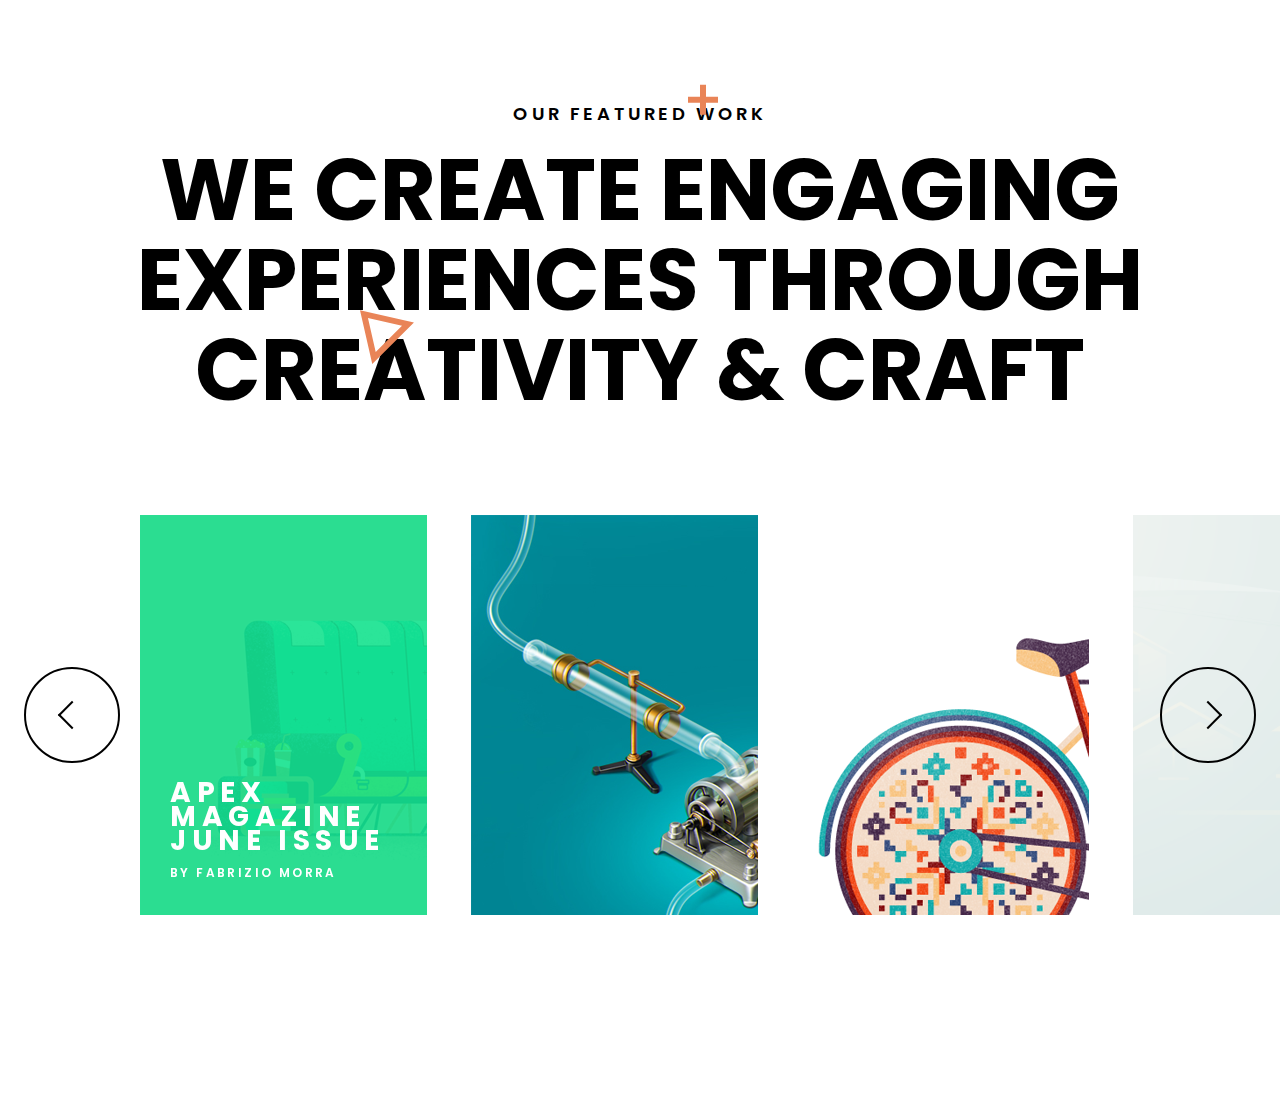
<file: 32. Slick Slider/index.html>
<!DOCTYPE html>
<html lang="en">

<head>
    <meta charset="UTF-8">
    <meta http-equiv="X-UA-Compatible" content="IE=edge">
    <meta name="viewport" content="width=device-width, initial-scale=1.0">
    <title>Swipper Home Work</title>
    <link rel="stylesheet" href="css/swiper-bundle.min.css">
    <link rel="stylesheet" href="css/style.css">
</head>

<body>
    <main>
        <h5 class="subtitle">Our Featured Work</h5>
        <h1 class="title">We create engaging experiences through creativity & craft</h1>
        <img class="triangle" src="img/triangle.svg">
        <img class="plus" src="img/plus.svg">
        <div class="swiper-container">
            <div class="swiper-wrapper">
                <div class="swiper-slide slide-1">
                    <div class="background">
                        <p class="text">Apex Magazine June Issue</p>
                        <p class="text_small">by Fabrizio Morra</p>
                    </div>
                </div>
                <div class="swiper-slide slide-2"></div>
                <div class="swiper-slide slide-3"></div>
                <div class="swiper-slide slide-4"></div>
                <div class="swiper-slide slide-5">
                    <p class="numeric">5</p>
                </div>
                <div class="swiper-slide slide-6">
                    <p class="numeric">6</p>
                </div>
                <div class="swiper-slide slide-7">
                    <p class="numeric">7</p>
                </div>
            </div>
        </div>
        <div class="button button-prev">
            <div class="arrow arrow-lerf"></div>
        </div>
        <div class="button button-next">
            <div class="arrow arrow-right"></div>
        </div>
    </main>
    <script src="js/swiper-bundle.min.js"></script>
    <script src="js/script.js"></script>
</body>

</html>
</file>
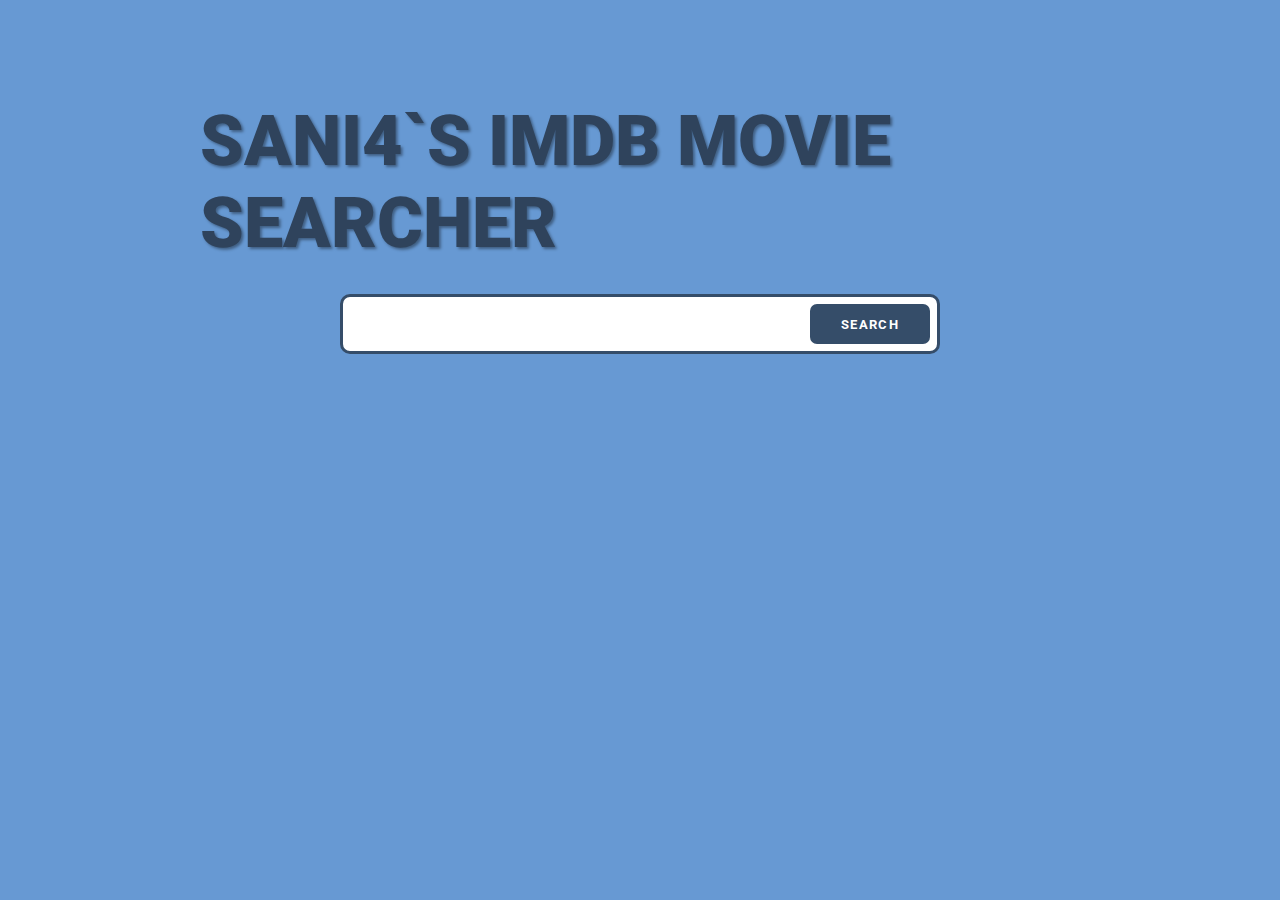
<file: 33. AJAX/index.html>
<!DOCTYPE html>
<html lang="en">

<head>
    <meta charset="UTF-8">
    <meta http-equiv="X-UA-Compatible" content="IE=edge">
    <meta name="viewport" content="width=device-width, initial-scale=1.0">
    <title>AJAX HOMEWORK</title>
    <link rel="stylesheet" href="css/style.css">
    <template id="film_template">
        <div class="content__film">
            <img class="content__film__img">
            <p class="content__film__name"></p>
            <p class="content__film__year"></p>
        </div>
    </template>
</head>

<body>
    <main class="main-wrapper">
        <h1 class="title">Sani4`s IMDB Movie Searcher</h1>
        <form action="#" class="search" name="search">
            <input class="search__input" type="text" name="query">
            <button class="button button_search search__button" type="submit">Search</button>
        </form>
        <div class="content"></div>
        <div class="buttons">
            <button class="button button_prev buttons__button hidden">Previous</button>
            <button class="button button_next buttons__button hidden">Next</button>
        </div>
    </main>
    <script src="js/script.js"></script>
</body>

</html>
</file>
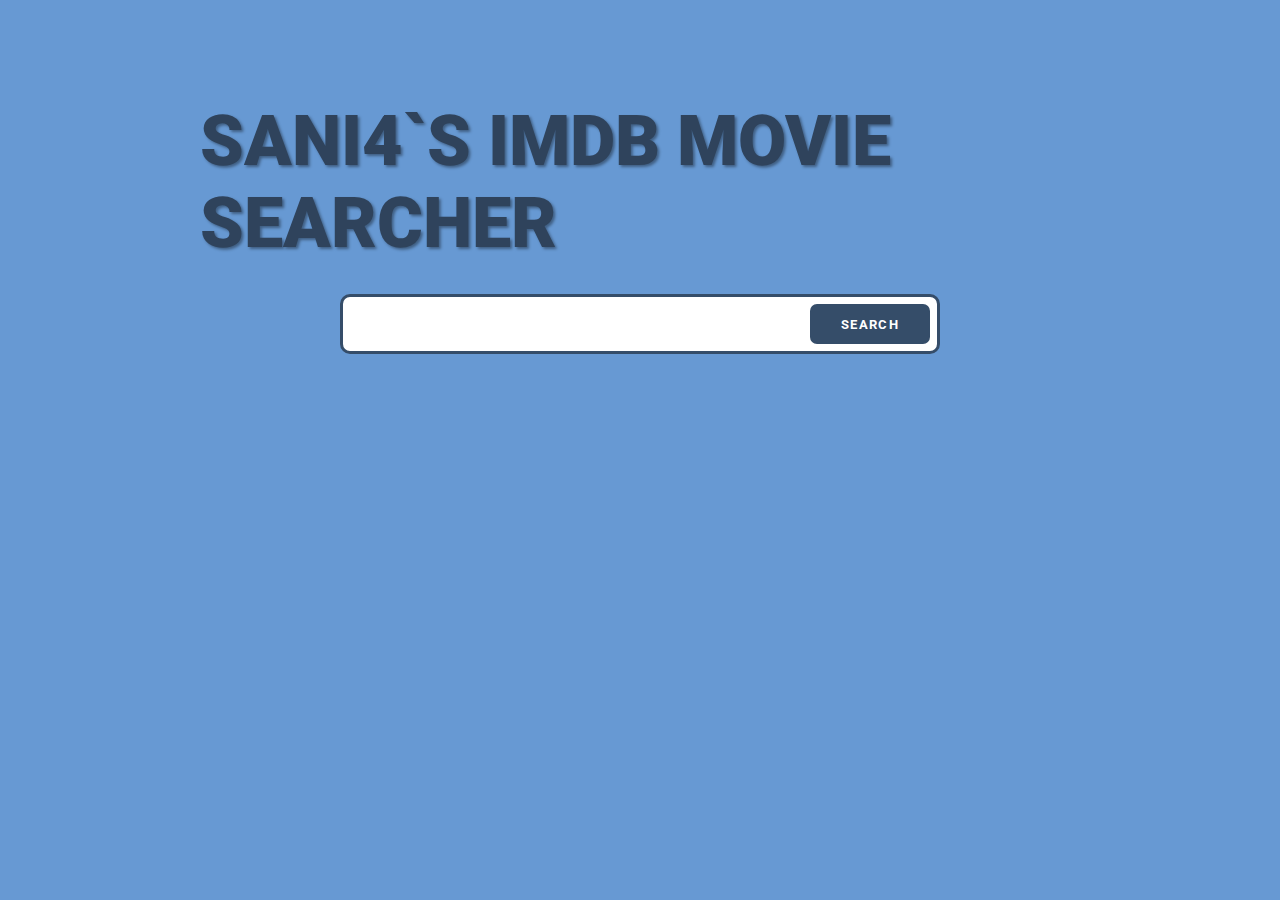
<file: 35. WebStorage/index.html>
<!DOCTYPE html>
<html lang="en">

<head>
    <meta charset="UTF-8">
    <meta http-equiv="X-UA-Compatible" content="IE=edge">
    <meta name="viewport" content="width=device-width, initial-scale=1.0">
    <title>AJAX HOMEWORK</title>
    <link rel="stylesheet" href="css/style.css">
    <template id="film_template">
        <div class="content__film">
            <img class="content__film__img">
            <p class="content__film__name"></p>
            <p class="content__film__year"></p>
            <button class="favourite-button">
                <img class="favourite-button__icon" src="svg/star_inactive.svg" alt="Add to favourite">
            </button>
            <button class="delete-button hidden">
                <img class="delete-button__icon" src="svg/trash_bin.svg" alt="Delete from favourite">
            </button>
        </div>
    </template>
</head>

<body>
    <main class="main-wrapper">
        <h1 class="title">Sani4`s IMDB Movie Searcher</h1>
        <form action="#" class="search" name="search">
            <input class="search__input" type="text" name="query">
            <button class="button button_search search__button" type="submit">Search</button>
        </form>
        <div class="content"></div>
        <div class="buttons">
            <button class="button button_prev buttons__button hidden">Previous</button>
            <button class="button button_next buttons__button hidden">Next</button>
        </div>
        <div class="fav-content"></div>
    </main>
    <script src="js/script.js"></script>
</body>

</html>
</file>
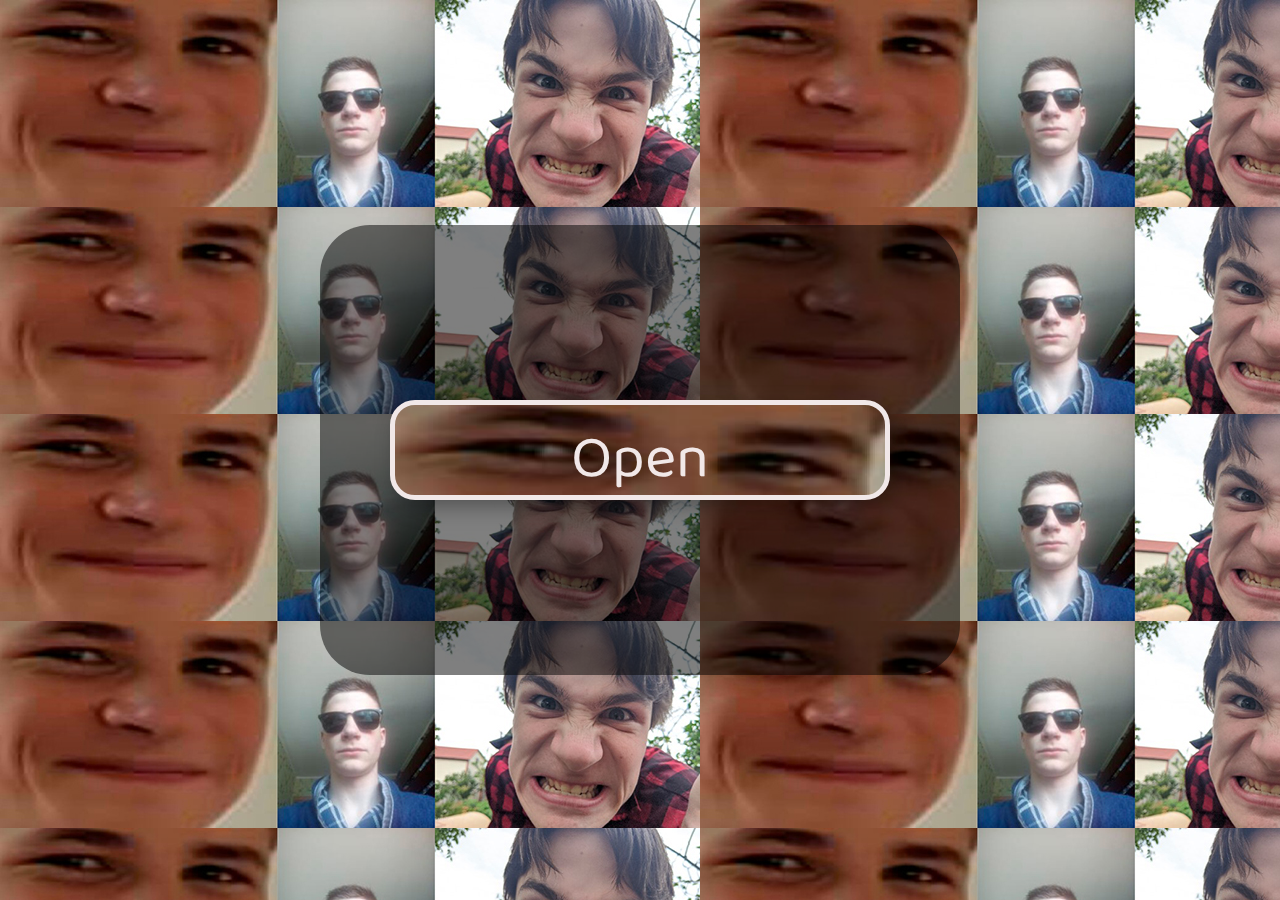
<file: 29. DOM/2/index.html>
<!DOCTYPE html>
<html lang="en">

<head>
    <meta charset="UTF-8">
    <meta http-equiv="X-UA-Compatible" content="IE=edge">
    <meta name="viewport" content="width=device-width, initial-scale=1.0">
    <title>Modal</title>
    <link rel="stylesheet" href="css/style.css">
</head>

<body>
    <main class="main-wrapper">
        <div class="main-wrapper__button-box">
            <button class="button-box__button">Open</button>
        </div>
    </main>
    <div class="modal-wrapper hidden">
        <div class="modal-box">
            <div class="modal-box__content-box">
                <div class="content-box__text-box">
                    <p class="text-box__text text-box__text_1">Вас посетил случайный Егор</p>
                    <p class="text-box__text text-box__text_2">МОДИФИКАТОР УДАЧИ УВЕЛИЧЕН НА 10!</p>
                </div>
                <img class="content-box__img" src="img/gucci.png">
            </div>
            <button class="modal-box__button">Close</button>
        </div>
    </div>
    <script src="js/script.js"></script>
</body>

</html>
</file>
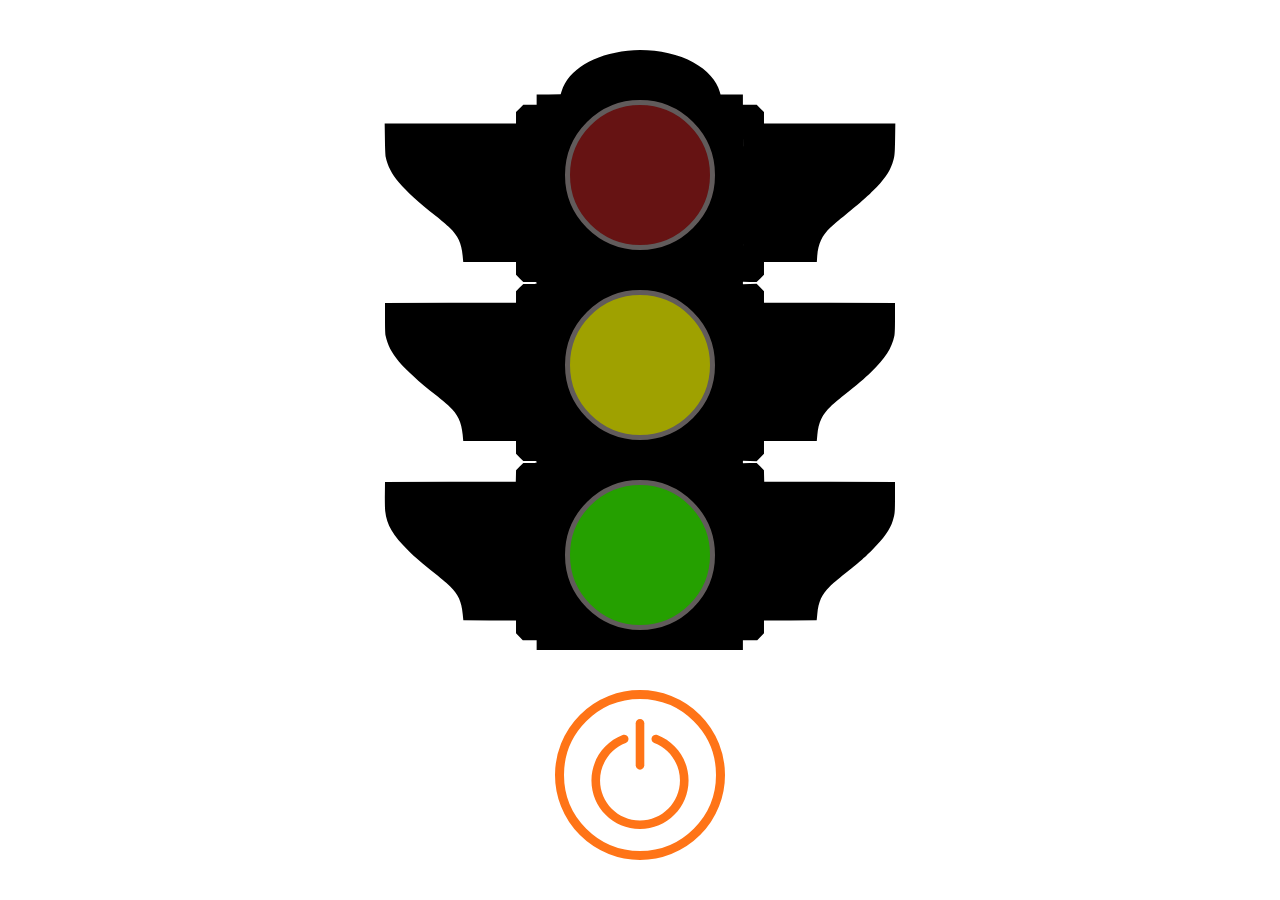
<file: 29. DOM/3/index.html>
<!DOCTYPE html>
<html lang="en">

<head>
    <meta charset="UTF-8">
    <meta http-equiv="X-UA-Compatible" content="IE=edge">
    <meta name="viewport" content="width=device-width, initial-scale=1.0">
    <title>Traffic Light</title>
    <link rel="stylesheet" href="css/style.css">
</head>

<body>
    <img class="svg" src="svg/traffic_light.svg">
    <div class="red-circle circle red-off"></div>
    <div class="yellow-circle circle yellow-off"></div>
    <div class="green-circle circle green-off"></div>
    <button class="button">
        <img class="button__svg" src="svg/power_button.svg">
    </button>
    <script src="js/script.js"></script>
</body>

</html>
</file>
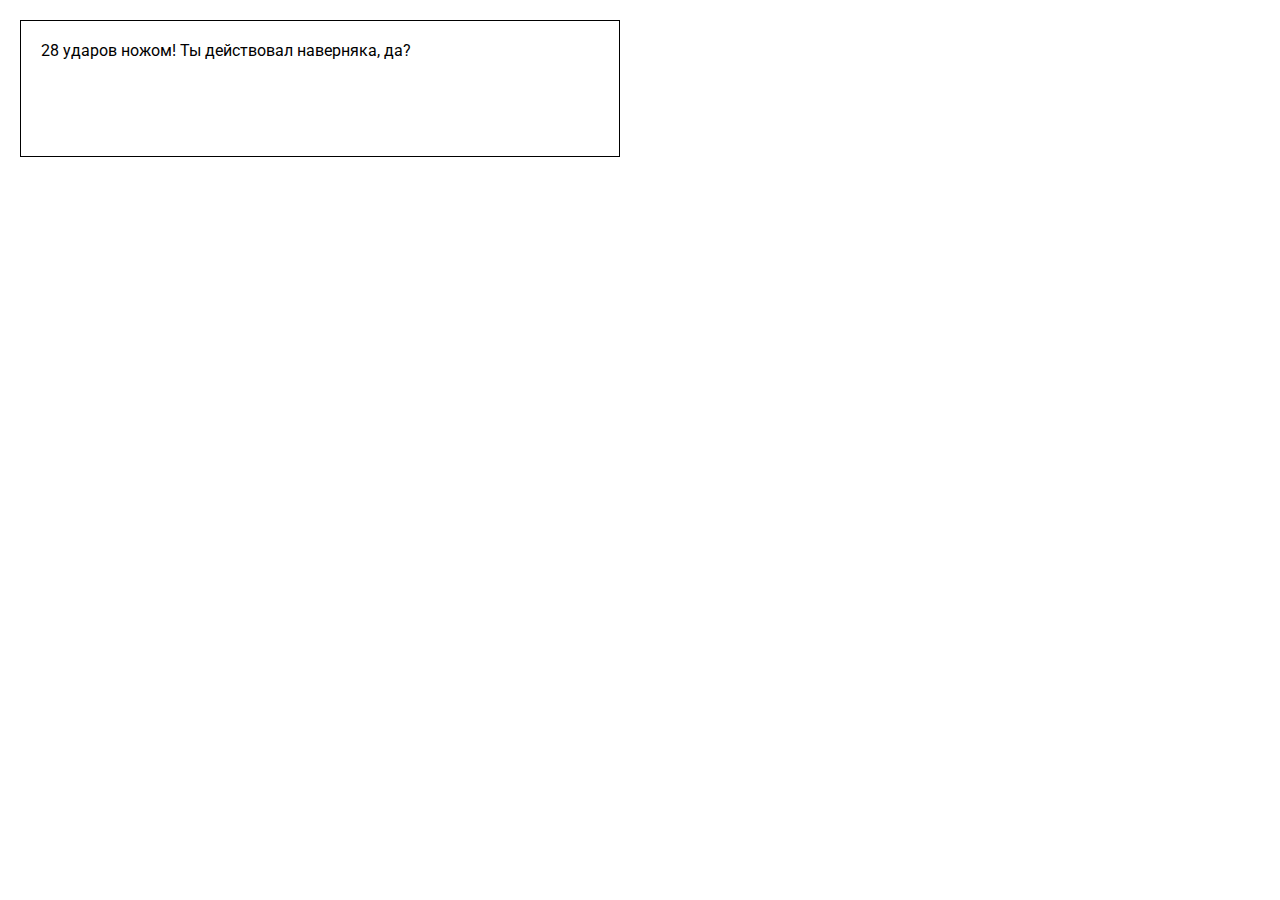
<file: 30. Events/1/index.html>
<!DOCTYPE html>
<html lang="en">

<head>
    <meta charset="UTF-8">
    <meta http-equiv="X-UA-Compatible" content="IE=edge">
    <meta name="viewport" content="width=device-width, initial-scale=1.0">
    <title>Textarea</title>
    <link rel="stylesheet" href="css/style.css">
</head>

<body>
    <div class="text">28 ударов ножом! Ты действовал наверняка, да?</div>
    <textarea class="textarea hidden"></textarea>
    <script src="js/script.js"></script>
</body>

</html>
</file>
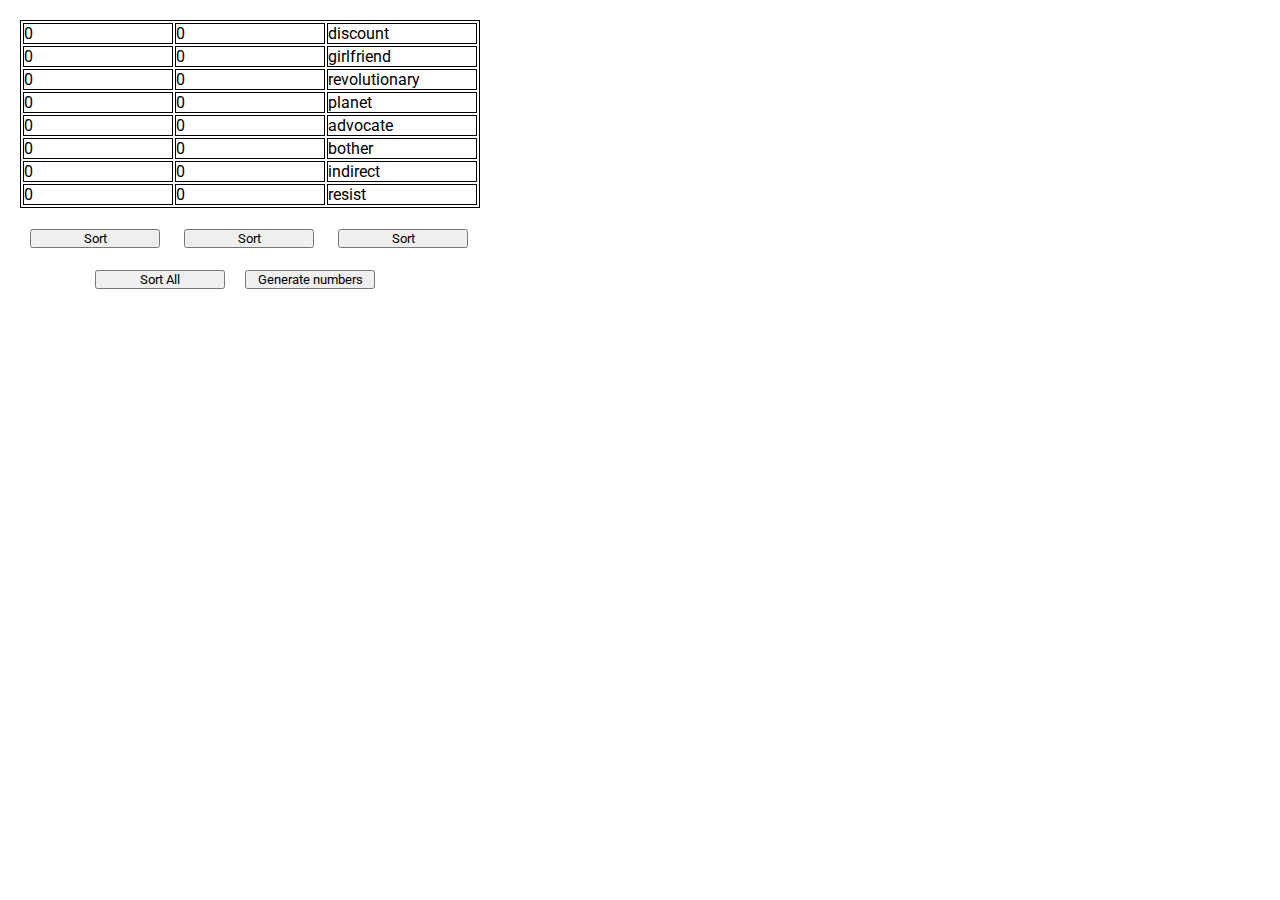
<file: 30. Events/2/index.html>
<!DOCTYPE html>
<html lang="en">

<head>
    <meta charset="UTF-8">
    <meta http-equiv="X-UA-Compatible" content="IE=edge">
    <meta name="viewport" content="width=device-width, initial-scale=1.0">
    <title>Table</title>
    <link rel="stylesheet" href="css/style.css">
</head>

<body>
    <table class="table">
        <tr class="row">
            <td class="num-cell-1">0</td>
            <td class="num-cell-2">0</td>
            <td class="word-cell">discount</td>
        </tr>
        <tr class="row">
            <td class="num-cell-1">0</td>
            <td class="num-cell-2">0</td>
            <td class="word-cell">girlfriend</td>
        </tr>
        <tr class="row">
            <td class="num-cell-1">0</td>
            <td class="num-cell-2">0</td>
            <td class="word-cell">revolutionary</td>
        </tr>
        <tr class="row">
            <td class="num-cell-1">0</td>
            <td class="num-cell-2">0</td>
            <td class="word-cell">planet</td>
        </tr>
        <tr class="row">
            <td class="num-cell-1">0</td>
            <td class="num-cell-2">0</td>
            <td class="word-cell">advocate</td>
        </tr>
        <tr class="row">
            <td class="num-cell-1">0</td>
            <td class="num-cell-2">0</td>
            <td class="word-cell">bother</td>
        </tr>
        <tr class="row">
            <td class="num-cell-1">0</td>
            <td class="num-cell-2">0</td>
            <td class="word-cell">indirect</td>
        </tr>
        <tr class="row">
            <td class="num-cell-1">0</td>
            <td class="num-cell-2">0</td>
            <td class="word-cell">resist</td>
        </tr>
    </table>
    <button class="button-sort button-sort-1">Sort</button>
    <button class="button-sort button-sort-2">Sort</button>
    <button class="button-sort button-sort-3">Sort</button>
    <button class="button-random">Generate numbers</button>
    <button class="button-sort-all">Sort All</button>
    <script src="js/script.js"></script>
</body>

</html>
</file>
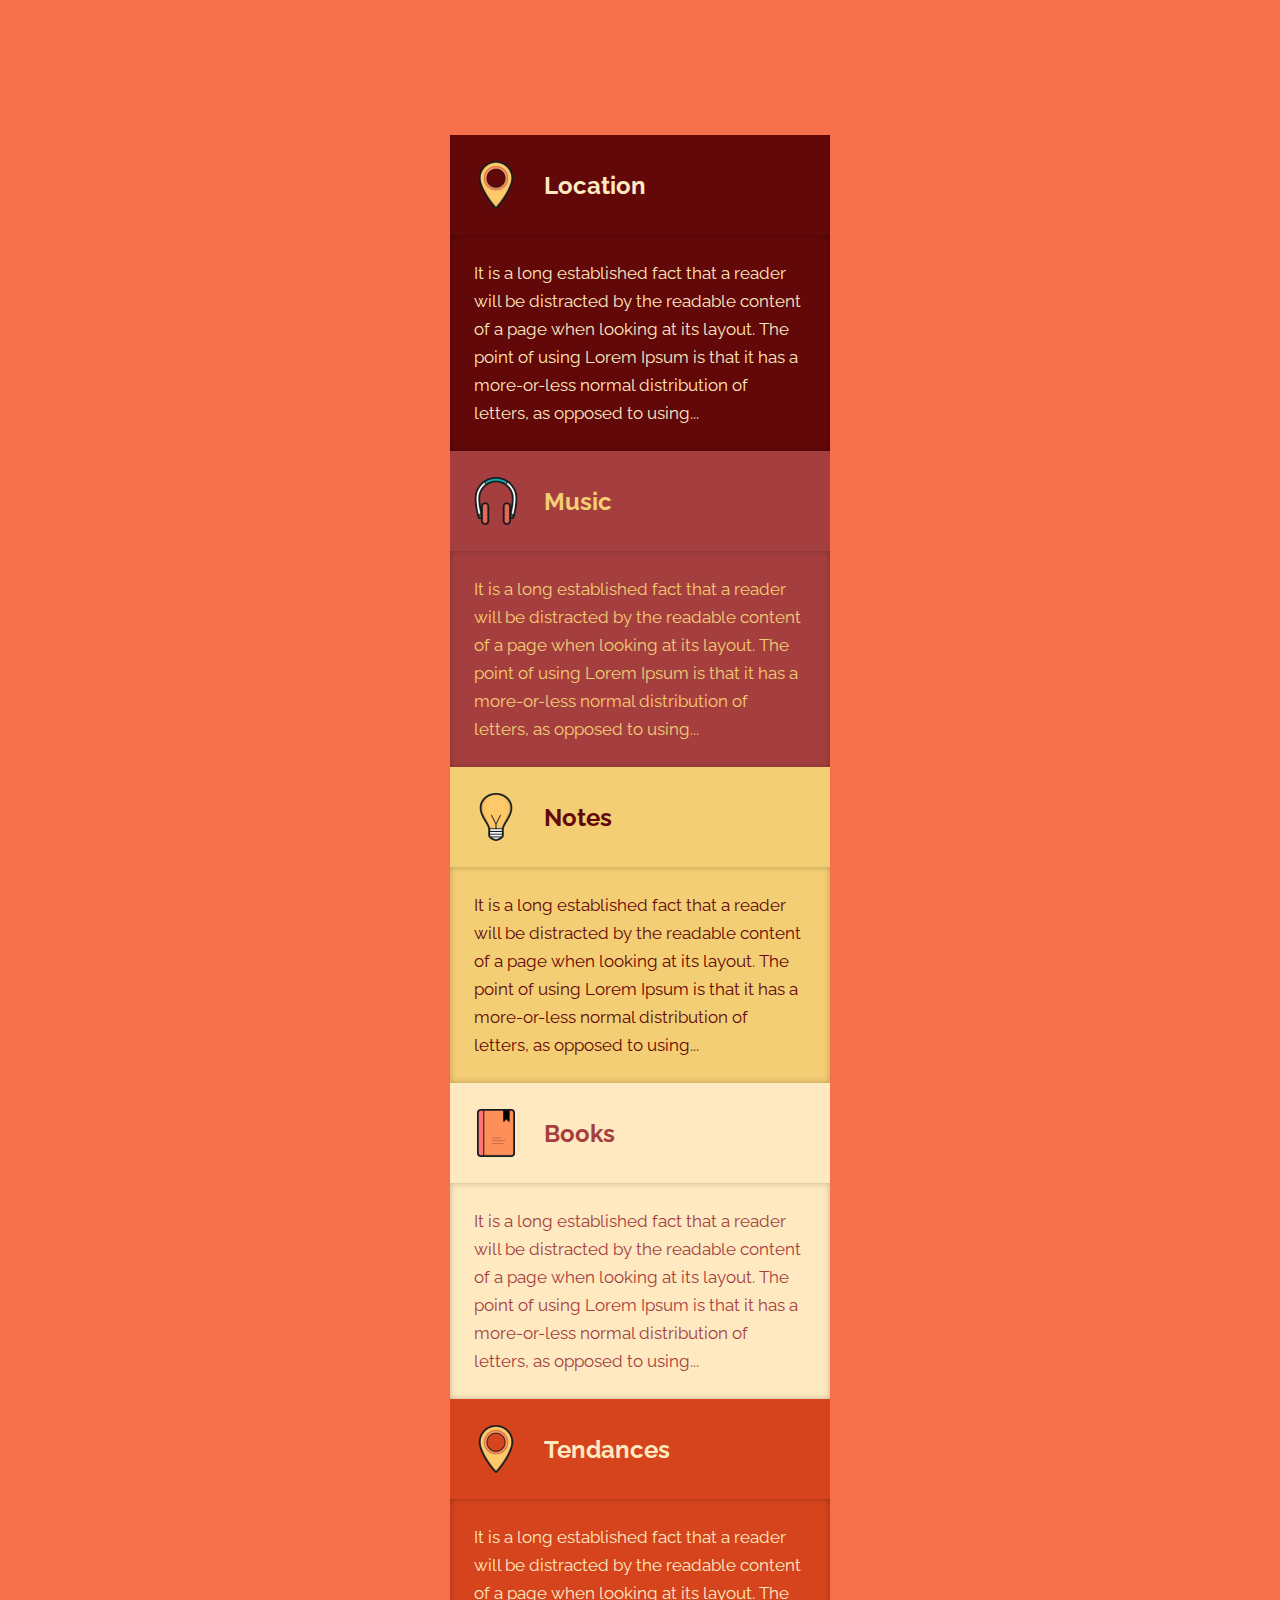
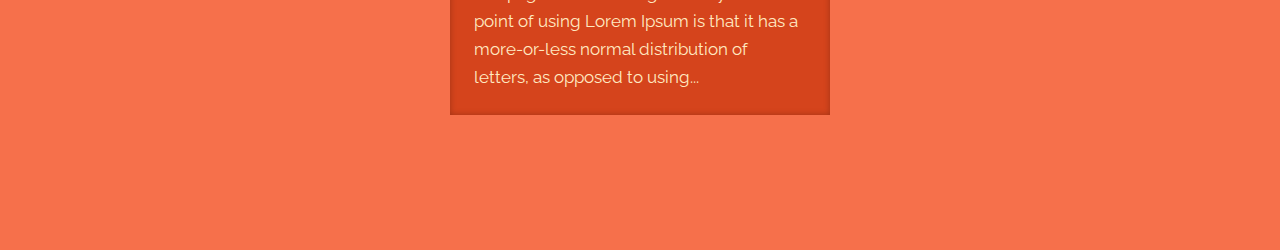
<file: 31. jQuery/class work/index.html>
<!DOCTYPE html>
<html lang="en">

<head>
    <meta charset="UTF-8">
    <meta http-equiv="X-UA-Compatible" content="IE=edge">
    <meta name="viewport" content="width=device-width, initial-scale=1.0">
    <title>Class Work</title>
    <link rel="stylesheet" href="css/style.css">
</head>

<body>
    <section class="accordion-wrapper">
        <div class="accordion-wrapper__block-wrapper block-wrapper_dark-red">
            <div class="block-wrapper__header-panel header-panel_dark-red">
                <img class="header-panel__img" src="img/marker.png">
                <h3 class="header-panel__title header-panel__title_dark-red">Location</h3>
            </div>
            <div class="block-wrapper__text-block text-block_dark-red">
                <p class="block-wrapper__text-block__text text_dark-red">
                    It is a long established fact that a reader will be distracted by the readable content of a page
                    when looking at its layout. The point of using Lorem Ipsum is that it has a more-or-less normal
                    distribution of letters, as opposed to using...
                </p>
            </div>
        </div>
        <div class="accordion-wrapper__block-wrapper block-wrapper_light-red">
            <div class="block-wrapper__header-panel header-panel_light-red">
                <img class="header-panel__img" src="img/headphones.png">
                <h3 class="header-panel__title header-panel__title_light-red">Music</h3>
            </div>
            <div class="block-wrapper__text-block text-block_light-red">
                <p class="block-wrapper__text-block__text text_light-red">
                    It is a long established fact that a reader will be distracted by the readable content of a page
                    when looking at its layout. The point of using Lorem Ipsum is that it has a more-or-less normal
                    distribution of letters, as opposed to using...
                </p>
            </div>
        </div>
        <div class="accordion-wrapper__block-wrapper block-wrapper_yellow">
            <div class="block-wrapper__header-panel header-panel_yellow">
                <img class="header-panel__img" src="img/lightbulb.png">
                <h3 class="header-panel__title header-panel__title_yellow">Notes</h3>
            </div>
            <div class="block-wrapper__text-block text-block_yellow">
                <p class="block-wrapper__text-block__text text_yellow">
                    It is a long established fact that a reader will be distracted by the readable content of a page
                    when looking at its layout. The point of using Lorem Ipsum is that it has a more-or-less normal
                    distribution of letters, as opposed to using...
                </p>
            </div>
        </div>
        <div class="accordion-wrapper__block-wrapper block-wrapper_white">
            <div class="block-wrapper__header-panel header-panel_white">
                <img class="header-panel__img" src="img/notebook.png">
                <h3 class="header-panel__title header-panel__title_white">Books</h3>
            </div>
            <div class="block-wrapper__text-block text-block_white">
                <p class="block-wrapper__text-block__text text_white">
                    It is a long established fact that a reader will be distracted by the readable content of a page
                    when looking at its layout. The point of using Lorem Ipsum is that it has a more-or-less normal
                    distribution of letters, as opposed to using...
                </p>
            </div>
        </div>
        <div class="accordion-wrapper__block-wrapper block-wrapper_orange">
            <div class="block-wrapper__header-panel header-panel_orange">
                <img class="header-panel__img" src="img/marker.png">
                <h3 class="header-panel__title header-panel__title_orange">Tendances</h3>
            </div>
            <div class="block-wrapper__text-block text-block_orange">
                <p class="block-wrapper__text-block__text text_orange">
                    It is a long established fact that a reader will be distracted by the readable content of a page
                    when looking at its layout. The point of using Lorem Ipsum is that it has a more-or-less normal
                    distribution of letters, as opposed to using...
                </p>
            </div>
        </div>
    </section>
    <script src="https://ajax.googleapis.com/ajax/libs/jquery/3.6.0/jquery.min.js"></script>
    <script src="js/script.js"></script>
</body>

</html>
</file>
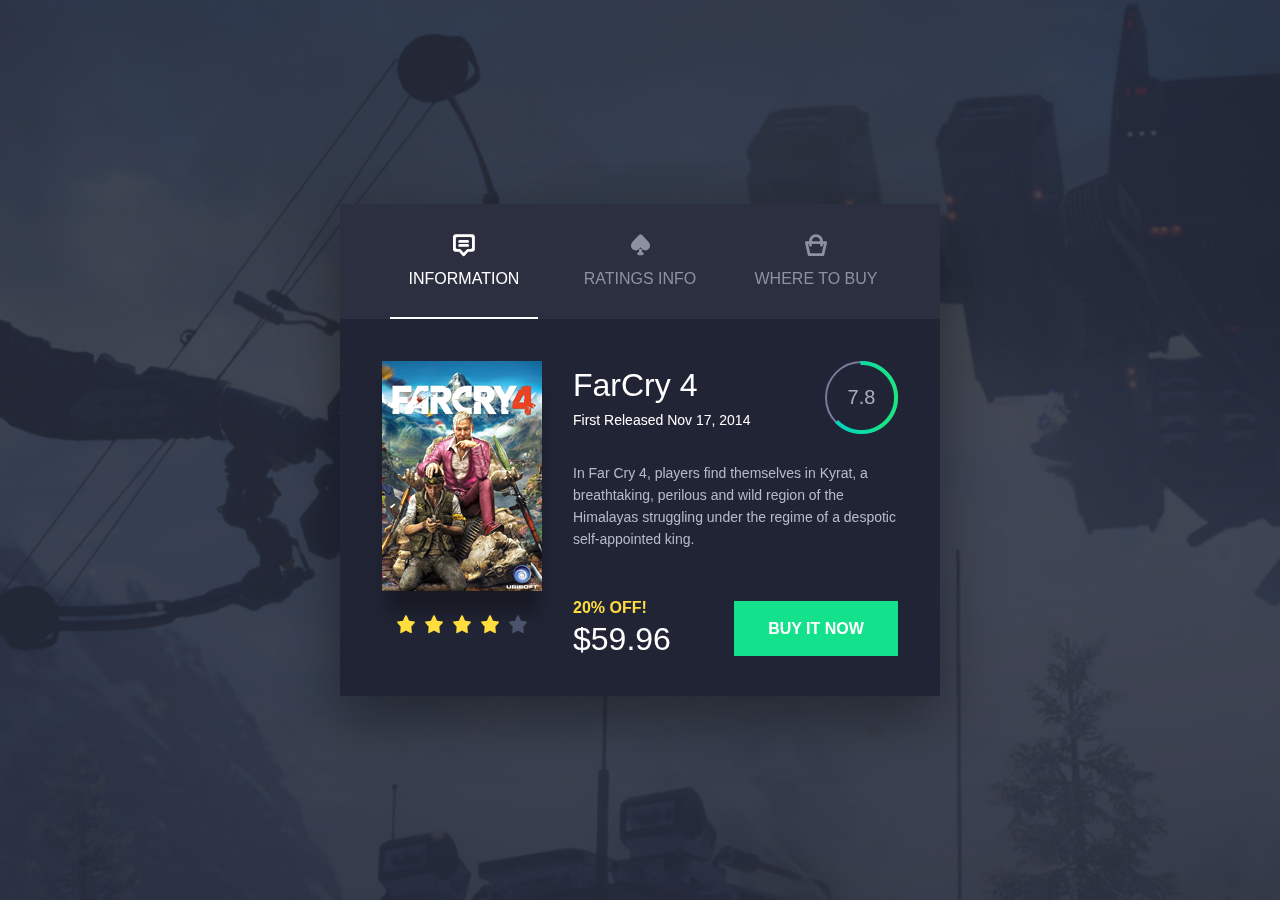
<file: 31. jQuery/home work/1/index.html>
<!DOCTYPE html>
<html lang="en">

<head>
    <meta charset="UTF-8">
    <meta http-equiv="X-UA-Compatible" content="IE=edge">
    <meta name="viewport" content="width=device-width, initial-scale=1.0">
    <title>Document</title>
    <link rel="stylesheet" href="css/style.css">
</head>

<body>
    <main class="main-wrapper">
        <div class="product-block main-wrapper__product-block">
            <div class="product-block__button-block">
                <button class="tabs-button product-block__button-block__tabs-button active" id="button-1">
                    <i class="icon-tooltip tabs-button__icon"></i>
                    <p class="tabs-button__title">Information</p>
                </button>
                <button class="tabs-button product-block__button-block__tabs-button" id="button-2">
                    <i class="icon-card tabs-button__icon"></i>
                    <p class="tabs-button__title">Ratings Info</p>
                </button>
                <button class="tabs-button product-block__button-block__tabs-button" id="button-3">
                    <i class="icon-basket tabs-button__icon"></i>
                    <p class="tabs-button__title">Where To Buy</p>
                </button>
            </div>
            <div class="product-block__content-block information-block visible">
                <div class="poster-with-stars product-block__content-block__poster-with-stars">
                    <img class="poster-with-stars__img" src="img/far_cry_poster.png" alt="Far Cry 4 Poster">
                    <div class="poster-with-stars__stars-block">
                        <i class="icon-star poster-with-stars__stars-block__icon_active"></i>
                        <i class="icon-star poster-with-stars__stars-block__icon_active"></i>
                        <i class="icon-star poster-with-stars__stars-block__icon_active"></i>
                        <i class="icon-star poster-with-stars__stars-block__icon_active"></i>
                        <i class="icon-star poster-with-stars__stars-block__icon_disabled"></i>
                    </div>
                </div>
                <div class="description-block product-block__content-block__description-block">
                    <div class="title-and-rating-block description-block__title-and-rating-block">
                        <div class="title-and-rating-block__text-block">
                            <h1 class="title title-and-rating-block__text-block__title">FarCry 4</h1>
                            <h5 class="subtitle title-and-rating-block__text-block__subtitle">
                                First Released Nov 17, 2014
                            </h5>
                        </div>
                        <div class="title-and-rating-block__rating-block">
                            <div class="title-and-rating-block__rating-block__grey-circle">
                                <p class="title-and-rating-block__rating-block__grey-circle__text">7.8</p>
                                <img class="title-and-rating-block__rating-block__colored-circle" src="img/ellipse.png">
                            </div>
                        </div>
                    </div>
                    <div class="desc-and-price-block">
                        <p class="text desc-and-price-block__text">
                            In Far Cry 4, players find themselves in Kyrat, a breathtaking, perilous and wild region of
                            the Himalayas struggling under the regime of a despotic self-appointed king.
                        </p>
                        <div class="desc-and-price-block__buy-block">
                            <div class="desc-and-price-block__buy-block__price-block">
                                <p class="desc-and-price-block__buy-block__price-block__sale">20% OFF!</p>
                                <p class="desc-and-price-block__buy-block__price-block__price">$59.96</p>
                            </div>
                            <button class="buy-button desc-and-price-block__buy-block__buy-button">Buy it now</button>
                        </div>
                    </div>
                </div>
            </div>
            <div class="product-block__content-block rating-block hidden">
                <div class="metascore-block product-block__content-block__metascore-block">
                    <div class="metascore-block__rating-square">
                        <p class="metascore-block__rating-square__text">80</p>
                    </div>
                    <div class="metascore-block__text-block">
                        <p class="metascore-block__text-block__text">Metascore</p>
                        <p class="metascore-block__text-block__text-small">
                            Generally favorable reviews based on 17 Critic Reviews
                        </p>
                    </div>
                </div>
                <div class="user-score-block product-block__content-block__user-score-block">
                    <div class="user-score-block__rating-circle">
                        <p class="user-score-block__rating-circle__text">6.9</p>
                    </div>
                    <div class="user-score-block__text-block">
                        <p class="user-score-block__text-block__text">Userscore</p>
                        <p class="user-score-block__text-block__text-small">
                            Mixed or average reviews based on 1607 Ratings
                        </p>
                    </div>
                </div>
                <p class="product-block__content-block__text">#70 Best PC Game of 2014</p>
                <p class="product-block__content-block__text">#21 Most Discussed PC Game of 2014</p>
                <p class="product-block__content-block__text">#26 Most Shared PC Game of 2014</p>
            </div>
            <div class="product-block__content-block where-to-buy-block hidden">
                <div class="steam-block product-block__content-block__steam-block">
                    <img class="steam-block__img" src="img/steam_icon_logo.png" alt="Steam">
                    <div class="steam-block__text-block">
                        <a class="steam-block__text-block__text" href="#">Far Cry 4 Standart Edition - 29.99$</a>
                        <a class="steam-block__text-block__text" href="#">Far Cry 4 Gold Edition - 59.99$</a>
                    </div>
                </div>
                <div class="humble-bundle-block product-block__content-block__humble-bundle-block">
                    <img class="humble-bundle-block__img" src="img/humble_bundle_logo.png" alt="Humble Bundle">
                    <a class="humble-bundle-block__text" href="#">Far Cry 4 Gold Edition - 59.99$</a>
                </div>
                <div class="g2a-block product-block__content-block__g2a-block">
                    <img class="g2a-block__img" src="img/g2a_icon_logo.png" alt="G2A Store">
                    <a class="g2a-block__text" href="#">Far Cry 4 Standart Edition - 43.87$</a>
                </div>
            </div>
        </div>
    </main>
    <script src="https://ajax.googleapis.com/ajax/libs/jquery/3.6.0/jquery.min.js"></script>
    <script src="js/script.js"></script>
</body>

</html>
</file>
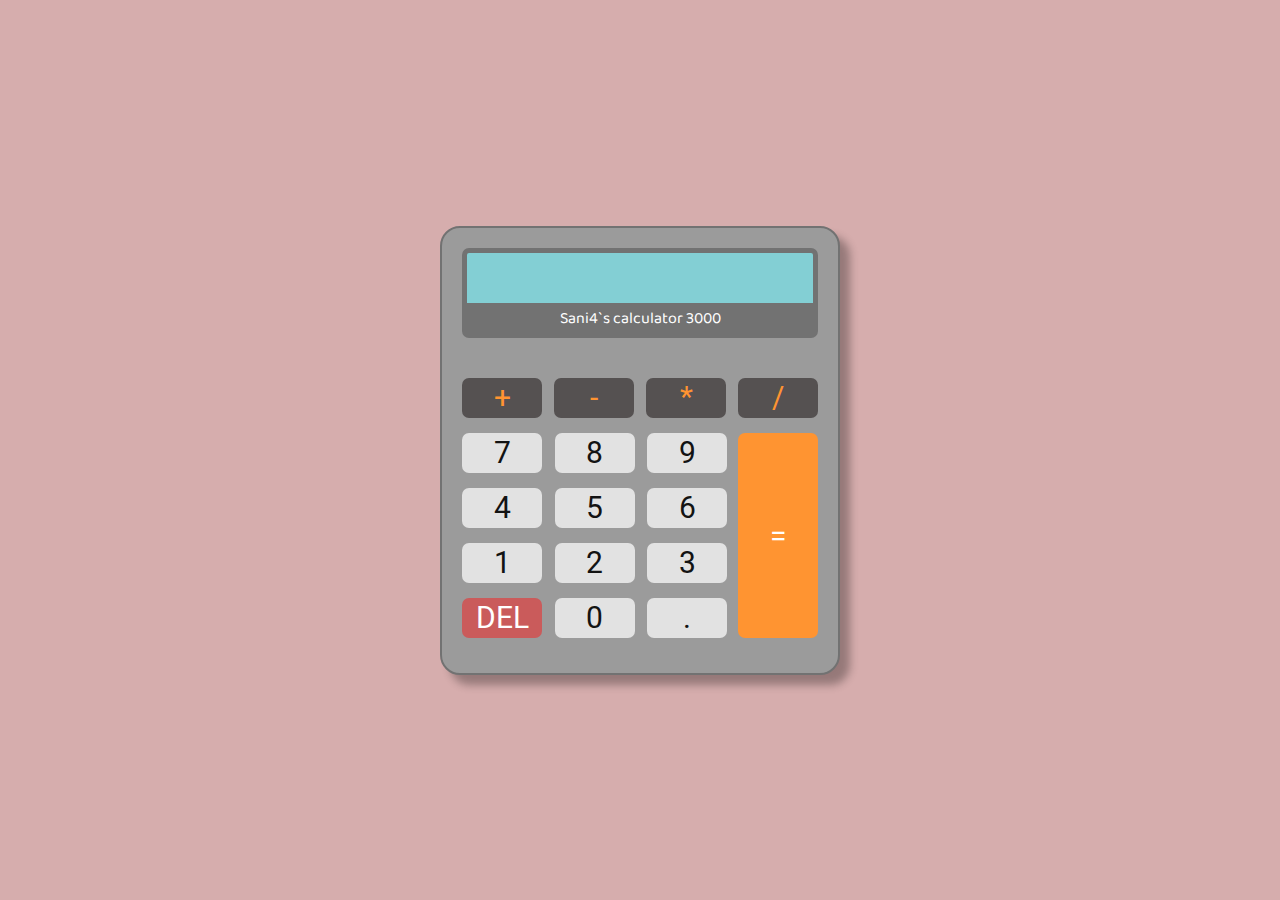
<file: 31. jQuery/home work/2/index.html>
<!DOCTYPE html>
<html lang="en">

<head>
    <meta charset="UTF-8">
    <meta http-equiv="X-UA-Compatible" content="IE=edge">
    <meta name="viewport" content="width=device-width, initial-scale=1.0">
    <title>Calculator</title>
    <link rel="stylesheet" href="css/style.css">
</head>

<body oncopy="return false">
    <div class="calculator">
        <div class="display-block">
            <p class="display-block__text"></p>
        </div>
        <div class="model-block">
            <p class="model-block__text">Sani4`s calculator 3000</p>
        </div>
        <div class="buttons-block">
            <div class="row row-1">
                <button class="button button-sign" id="plus">+</button>
                <button class="button button-sign" id="minus">-</button>
                <button class="button button-sign" id="multi">*</button>
                <button class="button button-sign" id="div">/</button>
            </div>
            <div class="row row-2">
                <button class="button" id="b-7">7</button>
                <button class="button" id="b-8">8</button>
                <button class="button" id="b-9">9</button>
            </div>
            <div class="row row-3">
                <button class="button" id="b-4">4</button>
                <button class="button" id="b-5">5</button>
                <button class="button" id="b-6">6</button>
            </div>
            <div class="row row-4">
                <button class="button" id="b-1">1</button>
                <button class="button" id="b-2">2</button>
                <button class="button" id="b-3">3</button>
            </div>
            <div class="row row-5">
                <button class="button button-del" id="del">DEL</button>
                <button class="button" id="b-0">0</button>
                <button class="button" id="dot">.</button>
            </div>
            <button class="button button_big" id="res">=</button>
        </div>
    </div>
    <script src="https://ajax.googleapis.com/ajax/libs/jquery/3.6.0/jquery.min.js"></script>
    <script src="js/script.js"></script>
</body>

</html>
</file>
<file: 32. Slick Slider/css/style.css>
@import url('https://fonts.googleapis.com/css2?family=Poppins:wght@600;700&display=swap');

*, ::before, ::after {
    margin: 0;
    padding: 0;
    box-sizing: border-box;
    font-family: 'Poppins', sans-serif;
}

main {
    width: 100%;
    height: 1095px;
    padding-top: 100px;
    display: flex;
    flex-direction: column;
    align-items: center;
    position: relative;
}

.subtitle {
    font-weight: 600;
    font-size: 18px;
    letter-spacing: 0.2em;
    text-transform: uppercase;
    color: rgb(0, 0, 0);
    margin-bottom: 18px;
}

.title {
    font-weight: bold;
    font-size: 86px;
    line-height: 90px;
    width: 1030px;
    text-transform: uppercase;
    text-align: center;
    margin-bottom: 100px;
}

.triangle {
    position: absolute;
    top: 310px;
    left: 360px;
}

.plus {
    position: absolute;
    top: 84px;
    right: 562px;
}

.swiper-container {
    width: 100%;
}

.swiper-slide {
    width: 440px;
    height: 400px;
}

.background {
    width: 100%;
    height: 100%;
    background: rgba(20, 226, 142, 0.9);
    padding: 30px;
    display: flex;
    flex-direction: column;
    justify-content: flex-end; 
}

.slide-1 {
    background: url("../img/sofa.png");
}

.text {
    font-weight: bold;
    font-size: 28px;
    line-height: 24px;
    letter-spacing: 0.2em;
    text-transform: uppercase;
    color: rgb(255, 255, 255);
    margin-bottom: 8px;
}

.text_small {
    font-weight: 600;
    font-size: 12px;
    line-height: 24px;
    letter-spacing: 0.2em;
    text-transform: uppercase;
    color: rgb(255, 255, 255);
}

.slide-2 {
    background: url("../img/lamp.png");
}

.slide-3 {
    background: url("../img/bike.png");
}

.slide-4 {
    background: url("../img/FedEx.png") center center no-repeat;
    background-size: cover;
    opacity: 0.3
}

.numeric {
    font-weight: bold;
    font-size: 100px;
    color: rgb(255, 255, 255);
}

.slide-5 {
    background: rgb(135, 255, 207);
    display: flex;
    justify-content: center;
    align-items: center;
} 

.slide-6 {
    background: rgb(253, 255, 135);
    display: flex;
    justify-content: center;
    align-items: center;
}   

.slide-7 {
    background: rgb(141, 194, 255);
    display: flex;
    justify-content: center;
    align-items: center;
}   

.button {
    position: absolute;
    bottom: 332px;
    width: 96px;
    height: 96px;
    border: 2px solid rgb(0, 0, 0);
    border-radius: 50%;
    display: flex;
    justify-content: center;
    align-items: center;
    z-index: 1000;
}

.button-prev {
    left: 24px;
}

.button-next {
    right: 24px;
}

.arrow {
    width: 20px;
    height: 20px;
    border-left: 2px solid rgb(0, 0, 0);
    border-bottom: 2px solid rgb(0, 0, 0);
    transform: rotate(45deg);
}

.arrow-right {
    transform: rotate(225deg);
}
</file>
<file: 33. AJAX/css/style.css>
@import url('https://fonts.googleapis.com/css2?family=Roboto:wght@400;700;900&display=swap');

*, ::after, ::before {
    margin: 0;
    padding: 0;
    box-sizing: border-box;
    font-family: 'Roboto', sans-serif;
}

.main-wrapper {
    width: 100%;
    min-height: 100vh;
    background: rgb(103, 153, 211);
    padding: 100px 200px;
    display: flex;
    flex-direction: column;
    align-items: center;    
}

.title {
    font-size: 70px;
    font-weight: 900;
    color: rgb(47, 67, 92);
    text-transform: uppercase;
    text-shadow: 2px 2px 3px rgba(0, 0, 0, 0.384);
    margin-bottom: 30px;
}

.search {
    position: relative;
    margin-bottom: 70px;
}

.search__input {
    width: 600px;
    height: 60px;
    border: 3px solid rgb(53, 77, 105);
    border-radius: 10px;   
    font-size: 24px;
    padding: 0 136px 0 20px;
}

.search__input:focus {
    outline: none;
    border: 4px solid rgb(47, 67, 92);
}

.button {
    width: 120px;
    height: 40px;
    text-transform: uppercase;
    font-weight: 700;
    letter-spacing: 0.1em;
    color: rgb(255, 255, 255);
    border-radius: 7px;
    transition: all 0.2s ease-in-out;
    border: 2px solid rgb(53, 77, 105);
    background: rgb(53, 77, 105);
}

.button:hover {
    background: rgb(255, 255, 255);
    color: rgb(53, 77, 105);
}

.search__button {
    position: absolute;
    top: 10px;
    right: 10px;
}

.buttons {
    margin-top: 50px;
    width: 300px;
    display: flex;
    justify-content: center;
}

.buttons__button {
    margin: 0 20px;
}

.content {
    display: flex;
    justify-content: flex-start;
    flex-wrap: wrap;
}

.content__film {
    width: 300px;
    overflow: hidden;
    display: flex;
    flex-direction: column;
    align-items: center;
    margin: 20px 0;
}

.content__film__img {
    width: 250px;
    height: 350px;
    box-shadow: 7px 7px 8px 0px rgba(0, 0, 0, 0.3);
    margin-bottom: 10px;
}

.content__film__name {
    width: 100%;
    font-size: 36px;
    text-align: center;
    font-weight: 400;
    color: rgb(255, 255, 255);
    margin-bottom: 10px;
}

.content__film__year {
    font-size: 25px;
    text-align: center;
    font-weight: 700;
    color: rgb(255, 255, 255);
}

/* -----Service Classes----- */

.hidden {
    display: none;
}
</file>
<file: 35. WebStorage/css/style.css>
@import url('https://fonts.googleapis.com/css2?family=Roboto:wght@400;700;900&display=swap');

*, ::after, ::before {
    margin: 0;
    padding: 0;
    box-sizing: border-box;
    font-family: 'Roboto', sans-serif;
}

.main-wrapper {
    width: 100%;
    min-height: 100vh;
    background: rgb(103, 153, 211);
    padding: 100px 200px;
    display: flex;
    flex-direction: column;
    align-items: center;    
}

.title {
    font-size: 70px;
    font-weight: 900;
    color: rgb(47, 67, 92);
    text-transform: uppercase;
    text-shadow: 2px 2px 3px rgba(0, 0, 0, 0.384);
    margin-bottom: 30px;
}

/* input properties */

.search {
    position: relative;
    margin-bottom: 70px;
}

.search__input {
    width: 600px;
    height: 60px;
    border: 3px solid rgb(53, 77, 105);
    border-radius: 10px;   
    font-size: 24px;
    padding: 0 136px 0 20px;
}

.search__input:focus {
    outline: none;
    border: 4px solid rgb(47, 67, 92);
}

/* search/next/prev buttons */

.button {
    width: 120px;
    height: 40px;
    text-transform: uppercase;
    font-weight: 700;
    letter-spacing: 0.1em;
    color: rgb(255, 255, 255);
    border-radius: 7px;
    transition: all 0.2s ease-in-out;
    border: 2px solid rgb(53, 77, 105);
    background: rgb(53, 77, 105);
}

.button:hover {
    background: rgb(255, 255, 255);
    color: rgb(53, 77, 105);
}

.search__button {
    position: absolute;
    top: 10px;
    right: 10px;
}

.buttons {
    margin-top: 50px;
    width: 300px;
    display: flex;
    justify-content: center;
}

.buttons__button {
    margin: 0 20px;
}

/* content boxes */

.content {
    display: flex;
    justify-content: flex-start;
    flex-wrap: wrap;
}

.fav-content {
    display: flex;
    justify-content: flex-start;
    flex-wrap: wrap;
}

/* film properties */

.content__film {
    width: 300px;
    overflow: hidden;
    display: flex;
    flex-direction: column;
    align-items: center;
    margin: 20px 0;
    position: relative;
}

.content__film:hover .delete-button {
    opacity: 1;
}

.content__film:hover .favourite-button {
    opacity: 1;
}

.content__film__img {
    width: 250px;
    height: 350px;
    box-shadow: 7px 7px 8px 0px rgba(0, 0, 0, 0.3);
    margin-bottom: 10px;
}

.content__film__name {
    width: 100%;
    font-size: 36px;
    text-align: center;
    font-weight: 400;
    color: rgb(255, 255, 255);
    margin-bottom: 10px;
}

.content__film__year {
    font-size: 25px;
    text-align: center;
    font-weight: 700;
    color: rgb(255, 255, 255);
}

/* delete button */

.delete-button {
    opacity: 0;
    position: absolute;
    top: 300px;
    right: 45px;
    width: 30px;
    height: 30px;
    background: transparent;
    border: 0;
    cursor: pointer;
    transition: all 0.2s ease-in-out;
}

.delete-button:hover {
    transform: scale(1.2);
}

/* fav button */

.favourite-button {
    opacity: 0;
    position: absolute;
    top: 10px;
    right: 35px;
    background: transparent;
    border: 0;
    width: 40px;
    height: 40px;
    cursor: pointer;
    transition: all 0.2s ease-in-out;
}

.favourite-button:hover {
    transform: scale(1.2);
}

/* -----Service Classes----- */

.hidden {
    display: none;
}
</file>
<file: 29. DOM/2/css/style.css>
@import url('https://fonts.googleapis.com/css2?family=Baloo+Tammudu+2:wght@400;700&display=swap');

*, ::before, ::after {
    margin: 0;
    padding: 0;
    box-sizing: border-box;
    transition: all 0.1s ease-in;
}

.hidden {
    opacity: 0;
    pointer-events: none;
}

.visible {
    display: block;
}

.main-wrapper {
    width: 100%;
    height: 100vh;
    background: url(../img/background_1.jpg);
    display: flex;
    justify-content: center;
    align-items: center;
}

.main-wrapper__button-box {
    width: 50%;
    height: 50%;
    border-radius: 50px;
    background: rgba(0, 0, 0, 0.5);
    display: flex;
    justify-content: center;
    align-items: center;
}

.button-box__button {
    width: 500px;
    height: 100px;
    border: 5px solid rgb(241, 232, 232);
    border-radius: 25px;
    background: url(../img/button.png) no-repeat;
    background-size: cover;
    font-family: 'Baloo Tammudu 2', cursive;
    font-size: 60px;
    color: rgb(241, 232, 232);
    cursor: pointer;
    box-shadow: 7px 8px 25px -4px rgba(0, 0, 0, 0.42);
}

.button-box__button:hover {
    opacity: 0.8;
}

.button-box__button:active {
    opacity: 0.6;
}

.modal-wrapper {
    width: 100%;
    height: 100vh;
    position: absolute;
    top: 0;
    bottom: 0;
    background: rgba(0, 0, 0, 0.5);
    transition: all 0.3s ease-in-out;
}

.modal-box {
    width: 50%;
    height: 50%;
    position: absolute;
    top: 50%;
    left: 50%;
    transform: translate(-50%, -50%);
    border-radius: 50px;
    border: 4px solid rgb(0, 0, 0);
    background: rgb(104, 87, 87);
    display: flex;
    flex-direction: column;
    justify-content: center;
    align-items: center;
    padding: 0 100px;
}

.modal-box__content-box {
    display: flex;
    align-items: center;
    justify-content: space-between;
}

.content-box__img {
    width: 300px;
}

.text-box__text {
    font-family: 'Baloo Tammudu 2', cursive;
    font-size: 30px;
    color: rgb(226, 86, 168);
}

.text-box__text_1 {
    margin-bottom: 20px;
}

.modal-box__button {
    width: 200px;
    height: 50px;
    border: 3px solid rgb(173, 136, 136);
    border-radius: 25px;
    background: rgb(245, 210, 210);
    font-family: 'Baloo Tammudu 2', cursive;
    font-size: 30px;
    font-weight: bold;
    color: rgb(56, 51, 51);
    cursor: pointer;
    box-shadow: 7px 8px 25px -4px rgba(0, 0, 0, 0.42);
}

.modal-box__button:hover {
    background: rgb(224, 176, 176);
}

.modal-box__button:active {
    background: rgb(207, 166, 166);
}
</file>
<file: 29. DOM/3/css/style.css>
*, ::before, ::after {
    margin: 0;
    padding: 0;
    box-sizing: border-box;
    transition: all 0.1s ease-in;
}

body {
    width: 100%;
    height: 100vh;
    display: flex;
    align-items: center;
    flex-direction: column;
    position: relative;
}

.svg {
    margin-top: 50px;
    width: 600px;
    height: 600px;
}

.button {
    width: 170px;
    height: 170px;
    border-radius: 50%;
    border: 9px solid #ff7417;
    background: rgb(255, 255, 255);
    margin-top: 40px;
}

.button:hover {
    background: rgb(219, 219, 219);
}

.button:active {
    background: rgb(179, 179, 179);
}

.button__svg {
    width: 110px;
    height: 110px;
}

.circle {
    width: 150px;
    height: 150px;
    border: 5px solid rgb(97, 91, 91);
    border-radius: 50%;
}

.red-circle {
    position: absolute;
    top: 100px;
}

.yellow-circle {
    position: absolute;
    top: 290px;
}

.green-circle {
    position: absolute;
    top: 480px;
}

.red-off {
    background: rgb(102, 19, 19);
}

.yellow-off {
    background: rgb(159, 161, 0);
}

.green-off {
    background: rgb(37, 160, 0);
}

.red-on {
    background: rgb(255, 0, 0);
}

.yellow-on {
    background: rgb(251, 255, 1);
}

.green-on {
    background: rgb(60, 255, 0);
}
</file>
<file: 30. Events/1/css/style.css>
@import url('https://fonts.googleapis.com/css2?family=Roboto&display=swap');

*, ::before, ::after {
    margin: 0;
    padding: 0;
    box-sizing: border-box;
    transition: all 0.1s ease-in;
    font-family: 'Roboto', sans-serif;
}

.text {
    display: inline-block;
    border: 1px solid black;
    width: 600px;
    height: 137px;
    padding: 20px;
    margin: 20px;
    font-size: 16px;
}

.textarea {
    width: 600px;
    height: 137px;
    padding: 20px;
    position: absolute;
    top: 20px;
    left: 20px;
    font-size: 16px;
}

.hidden {
    display: none;
}
</file>
<file: 30. Events/2/css/style.css>
@import url('https://fonts.googleapis.com/css2?family=Roboto&display=swap');

*, ::before, ::after {
    margin: 0;
    padding: 0;
    box-sizing: border-box;
    transition: all 0.1s ease-in;
    font-family: 'Roboto', sans-serif;
}

.table {
    margin: 20px;
    border: 1px solid black;
}

td {
    width: 150px;
    height: 20px;
    border: 1px solid black;
}

.button-random {
    width: 130px;
    position: absolute;
    left: 245px;
    top: 270px;
}

.button-sort {
    width: 130px;
    margin: 0 10px;
}

.button-sort-1 {
    margin-left: 30px;
}

.button-sort-all {
    width: 130px;
    position: absolute;
    left: 95px;
    top: 270px;
}
</file>
<file: 31. jQuery/class work/css/style.css>
@import url('https://fonts.googleapis.com/css2?family=Raleway:wght@400;700&display=swap');

*, ::before, ::after {
    margin: 0;
    padding: 0;
    box-sizing: border-box;
    transition: all 0.1s ease-in;
    font-family: 'Raleway', sans-serif;
}

.accordion-wrapper {
    width: 100%;
    min-height: 100vh;
    background: rgb(246, 112, 75);
    display: flex;
    flex-direction: column;
    align-items: center;
    justify-content: center;
    padding: 135px 0;
}

.block-wrapper__header-panel {
    width: 380px;
    height: 100px;
    display: flex;
    align-items: center;
    padding-left: 22px; 
    cursor: pointer;
}

.header-panel_dark-red {
    background: rgb(98, 8, 8);  
}

.header-panel_light-red {
    background: rgb(165, 63, 63);
}

.header-panel_yellow {
    background: rgb(244, 206, 116);
}

.header-panel_white {
    background: rgb(255, 233, 193);
}

.header-panel_orange {
    background: rgb(213, 68, 28);
}

.header-panel__title {
    font-weight: 700;
    font-size: 24px;
    margin-left: 24px;    
}

.header-panel__title_dark-red {
    color: rgb(255, 233, 193);
}

.header-panel__title_light-red {
    color: rgb(244, 206, 116);
}

.header-panel__title_yellow {
    color: rgb(98, 8, 8);    
}

.header-panel__title_white {
    color: rgb(165, 63, 63);
}

.header-panel__title_orange {
    color: rgb(255, 233, 193);
}

.block-wrapper__text-block {
    width: 380px;
    height: 216px;
    padding: 24px;
    box-shadow: inset 0px 0px 6px rgba(0, 0, 0, 0.25);
}

.text-block_dark-red {
    background: rgb(98, 8, 8);      
}

.text-block_light-red {
    background: rgb(165, 63, 63);
}

.text-block_yellow {
    background: rgb(244, 206, 116);
}

.text-block_white {
    background: rgb(255, 233, 193);
}

.text-block_orange {
    background: rgb(213, 68, 28);
}

.block-wrapper__text-block__text {
    line-height: 28px;
    font-weight: 400;
    font-size: 17px;    
}

.text_dark-red {
    color: rgb(255, 233, 193);    
}

.text_light-red {
    color: rgb(244, 206, 116);
}

.text_yellow {
    color: rgb(98, 8, 8);
}

.text_white {
    color: rgb(165, 63, 63);
}

.text_orange {
    color: rgb(255, 233, 193);
}
</file>
<file: 31. jQuery/home work/1/css/style.css>
@font-face {
    font-family: 'icon-font';
    src:url('../fonts/icon-font.eot?9bv2mj');
    src:url('../fonts/icon-font.eot?9bv2mj#iefix') format('embedded-opentype'),
        url('../fonts/icon-font.ttf?9bv2mj') format('truetype'),
        url('../fonts/icon-font.woff?9bv2mj') format('woff'),
        url('../fonts/icon-font.svg?9bv2mj#icon-font') format('svg');
    font-weight: normal;
    font-style: normal;
    font-display: block;
}
  
i {
    /* use !important to prevent issues with browser extensions that change fonts */
    font-family: 'icon-font' !important;
    speak: never;
    font-style: normal;
    font-weight: normal;
    font-variant: normal;
    text-transform: none;
    line-height: 1;
  
    /* Better Font Rendering =========== */
    -webkit-font-smoothing: antialiased;
    -moz-osx-font-smoothing: grayscale;
}

.icon-basket:before {
    content: "\e900";
}
.icon-card:before {
    content: "\e901";
}
.icon-star:before {
    content: "\e902";
}
.icon-tooltip:before {
    content: "\e903";
}

@import url('https://fonts.googleapis.com/css2?family=Lato:wght@400;700&display=swap');

/* document properties */

*, ::before, ::after {
    margin: 0;
    padding: 0;
    box-sizing: border-box;
}

.main-wrapper {
    width: 100%;
    height: 100vh;
    background: url(../img/background.png) center center no-repeat;
    background-size: cover;
    display: flex;
    justify-content: center;
    align-items: center;
}

/* button block properties */

.product-block {
    width: 600px;
    filter: drop-shadow(0px 23px 29px rgba(0, 0, 0, 0.4));
    position: relative;
}

.product-block__button-block {
    width: 100%;
    height: 115px;
    background: rgb(43, 47, 63);
    display: flex;
    align-items: center;
    justify-content: center;
}

.tabs-button {
    height: 100%;
    width: 148px;
    background: rgb(43, 47, 63);
    border: none;
    border-bottom: 2px solid transparent;
    margin: 0 14px;
    cursor: pointer;
    color: rgba(183, 186, 205, 0.7);
    transition: all 0.1s ease-in-out;
}

.tabs-button:hover{
    color: rgb(255, 255, 255);
}
 
.tabs-button__icon {
    font-size: 22px;
}

.tabs-button__title {
    font-size: 16px;
    font-family: 'Lato', sans-serif;
    text-transform: uppercase;
    margin-top: 12px;
}

/* info tab properties */

.product-block__content-block {
    height: 377px;
    padding: 42px;
    display: flex;
    background:rgb(33, 36, 52);    
}

.poster-with-stars {
    display: flex;
    flex-direction: column;
    margin-right: 31px;
}

.poster-with-stars__img {
    box-shadow: 1px 26px 17px -5px rgba(0, 0, 0, 0.32);
    margin-bottom: 24px;
}

.poster-with-stars__stars-block {
    width: 100%;
    display: flex;
    justify-content: center;
}

.poster-with-stars__stars-block__icon_active {
    font-size: 18px;
    color: rgb(255, 221, 63);
    cursor: pointer;
    margin: 0 5px;
    transition: all 0.1s ease-in-out;
}

.poster-with-stars__stars-block__icon_active:hover {
    color: rgb(202, 174, 50);
}

.poster-with-stars__stars-block__icon_disabled {
    font-size: 18px;
    color: rgb(75, 82, 107);
    cursor: pointer;
    margin: 0 5px;
    transition: all 0.1s ease-in-out;
}

.poster-with-stars__stars-block__icon_disabled:hover {
    color: rgb(255, 221, 63);
}

.description-block {
    display: flex;
    flex-direction: column;
}

.title-and-rating-block {
    display: flex;
    align-items: center;
    justify-content: space-between;
} 

.title {
    font-family: 'Lato', sans-serif;
    font-weight: 400;
    color: rgb(255, 255, 255);
    margin-bottom: 8px;
    font-size: 32px;
}

.subtitle {
    font-family: 'Lato', sans-serif;
    font-weight: 400;
    color: rgb(255, 255, 255);
    font-size: 14px;
}

.description-block__title-and-rating-block {
    margin-bottom: 28px;
}

.title-and-rating-block__rating-block__grey-circle {
    width: 73px;
    height: 73px;
    border-radius: 50%;
    border: 2px solid rgb(120, 124, 155);
    position: relative;
    display: flex;
    justify-content: center;
    align-items: center;
}

.title-and-rating-block__rating-block__grey-circle__text {
    font-family: 'Lato', sans-serif;
    color: rgb(170, 173, 187);
    font-size: 20px;
}

.title-and-rating-block__rating-block__colored-circle {
    width: 63px;
    height: 73px;
    position: absolute;
    top: -2px;
    right: -2px;
}

.text {
    font-family: 'Lato', sans-serif;
    line-height: 22px;
    font-size: 14px;
    color: rgb(183, 186, 205);
}

.desc-and-price-block__buy-block {
    display: flex;
    align-items: center;
    justify-content: space-between;
    margin-top: 49px;
}

.desc-and-price-block__buy-block__price-block__sale {
    font-family: 'Lato', sans-serif;
    font-weight: 700;
    color: rgb(254, 220, 63);
    margin-bottom: 4px;
}

.desc-and-price-block__buy-block__price-block__price {
    font-family: 'Lato', sans-serif;
    font-size: 32px;
    color: rgb(255, 255, 255);     
}

.buy-button {
    width: 164px;
    height: 55px;
    background: rgb(19, 225, 140);
    cursor: pointer;
    border: none;
    text-transform: uppercase;
    font-family: 'Lato', sans-serif;
    font-weight: bold;
    color: rgba(255, 255, 255);
    font-size: 16px;
    transition: all 0.1s ease-in-out;
}

.buy-button:hover {
    background: rgb(14, 189, 116);
}

.buy-button:active {
    background: rgb(11, 160, 98);
}

/* rating tab properties */

.rating-block {
    flex-direction: column;
    position: absolute;
    width: 600px;
    top: 115px;
}

.metascore-block {
    display: flex;
    margin-bottom: 30px;
}

.metascore-block__rating-square {
    width: 80px;
    height: 80px;
    display: flex;
    justify-content: center;
    align-items: center;
    background: rgb(102, 204, 51);
    border-radius: 8px;
    margin-right: 30px;
}

.metascore-block__rating-square__text {
    font-family: 'Lato', sans-serif;
    font-weight: 700;
    color: rgba(255, 255, 255);
    font-size: 32px;
}

.metascore-block__text-block__text {
    font-family: 'Lato', sans-serif;
    font-weight: 700;
    color: rgba(255, 255, 255);
    font-size: 26px;
    margin-bottom: 5px;
}

.metascore-block__text-block__text-small {
    width: 250px;
    font-family: 'Lato', sans-serif;
    font-weight: 400;
    color: rgba(255, 255, 255);
    font-size: 16px;
    line-height: 24px;
}

.user-score-block {
    display: flex;
    align-items: center;
    margin-bottom: 20px;
}

.user-score-block__rating-circle {
    width: 70px;
    height: 70px;
    border-radius: 50%;
    background: rgb(255, 204, 51);
    display: flex;
    justify-content: center;
    align-items: center;
    margin-right: 40px;
}

.user-score-block__rating-circle__text {
    font-family: 'Lato', sans-serif;
    font-weight: 700;
    color: rgba(255, 255, 255);
    font-size: 26px;
}

.user-score-block__text-block__text {
    font-family: 'Lato', sans-serif;
    font-weight: 700;
    color: rgba(255, 255, 255);
    font-size: 26px;
    margin-bottom: 5px;
}

.user-score-block__text-block__text-small {
    width: 250px;
    font-family: 'Lato', sans-serif;
    font-weight: 400;
    color: rgba(255, 255, 255);
    font-size: 16px;
    line-height: 24px;
}

.product-block__content-block__text {
    font-family: 'Lato', sans-serif;
    font-weight: 400;
    color: rgba(255, 255, 255);
    font-size: 16px;
    line-height: 24px;
    margin: 3px 0 3px 110px;
}

/* where to buy properties */

.where-to-buy-block {
    flex-direction: column;
    position: absolute;
    width: 600px;
    top: 115px;
}

.steam-block {
    display: flex;
    align-items: center;
    margin-bottom: 60px;
}

.steam-block__img {
    width: 80px;
    margin-right: 90px;
}

.steam-block__text-block {
    display: flex;
    flex-direction: column;
}

.steam-block__text-block__text {
    font-family: 'Lato', sans-serif;
    font-weight: 400;
    color: rgba(255, 255, 255);
    font-size: 20px;
    margin: 5px 0;
    text-decoration: none;
}

.steam-block__text-block__text:hover {
    text-decoration: underline;
}

.humble-bundle-block {
    display: flex;
    align-items: center;
    margin-bottom: 60px;
}

.humble-bundle-block__img {
    width: 150px;
    margin-right: 20px;
}

.humble-bundle-block__text {
    font-family: 'Lato', sans-serif;
    font-weight: 400;
    color: rgba(255, 255, 255);
    font-size: 20px;
    margin: 5px 0;
    text-decoration: none;
}

.humble-bundle-block__text:hover {
    text-decoration: underline;
}

.g2a-block {
    display: flex;
    align-items: center;
}

.g2a-block__img {
    width: 150px;
    margin-right: 20px;
}

.g2a-block__text {
    font-family: 'Lato', sans-serif;
    font-weight: 400;
    color: rgba(255, 255, 255);
    font-size: 20px;
    margin: 5px 0;
    text-decoration: none;
}

.g2a-block:hover {
    text-decoration: underline;
}


/* js classes properties */

.active {
    color: rgb(255, 255, 255);
    border: 0px solid rgb(255, 255, 255);
    border-bottom-width: 2px;
}

.hidden {
    opacity: 0;
    pointer-events: none;
    transition: all 0.2s ease-in;
}

.visible {
    opacity: 1;
    pointer-events: all;
    transition: all 0.2s ease-in;
}
</file>
<file: 31. jQuery/home work/2/css/style.css>
@import url('https://fonts.googleapis.com/css2?family=Baloo+Tammudu+2&family=Roboto:wght@400;900&display=swap');

*, ::before, ::after {
    margin: 0;
    padding: 0;
    box-sizing: border-box;
    font-family: 'Roboto', sans-serif;
}

body {
    width: 100%;
    height: 100vh;
    display: flex;
    justify-content: center;
    align-items: center;
    background: rgb(214, 173, 173);
}

.calculator {
    width: 400px;
    padding: 20px;
    background: rgb(155, 155, 155);
    border-radius: 20px;
    border: 2px solid rgb(114, 114, 114);
    box-shadow: 10px 10px 8px 0px rgba(0, 0, 0, 0.3);
}

.display-block {
    width: 100%;
    height: 60px;
    background: rgb(131, 207, 212);
    border-radius: 7px 7px 0 0;
    border: 5px solid rgb(114, 114, 114);
    padding: 10px;
    display: flex;
    align-items: center;
}

.display-block__text {
    font-weight: 700;
    font-size: 20px;
    color: rgb(0, 0, 0);
}

.model-block {
    width: 100%;
    height: 30px;
    background: rgb(114, 114, 114);
    border-radius: 0 0 7px 7px;
    display: flex;
    justify-content: center;
    align-items: center;
}

.model-block__text {
    font-family: 'Baloo Tammudu 2', cursive;
    color: rgb(255, 255, 255);
}

.buttons-block {
    margin-top: 40px;
    position: relative;
}

.row {
    display: flex;
    justify-content: space-between;
    margin-bottom: 15px;
}

.row-2, .row-3, .row-4, .row-4, .row-5 {
    width: 265px;
}

.button {
    width: 80px;
    height: 40px;
    border: none;
    border-radius: 7px;
    font-size: 30px;
    color: rgb(19, 19, 19);
    background: rgb(226, 226, 226);
    transition: all 0.1s ease;
}

.button:hover {
    background: rgb(211, 200, 200);
}

.button:active {
    background: rgb(199, 187, 187);
}

.button-sign {
    background: rgb(85, 81, 81);
    color: rgb(255, 148, 49);
}

.button-sign:hover {
    background: rgb(116, 110, 110);
}

.button-sign:active {
    background: rgb(66, 64, 64);
}

.button-del {
    background: rgb(202, 91, 91);
    color: rgb(255, 255, 255);
}

.button-del:hover {
    background: rgb(209, 73, 73);
}

.button-del:active {
    background: rgb(175, 61, 61);
}

.button_big {
    height: 205px;
    position: absolute;
    top: 55px;
    right: 0;
    background: rgb(255, 148, 49);
    color: rgb(255, 255, 255);
}

.button_big:hover {
    background: rgb(253, 134, 23);
}

.button_big:active {
    background: rgb(223, 118, 20);
}
</file>
